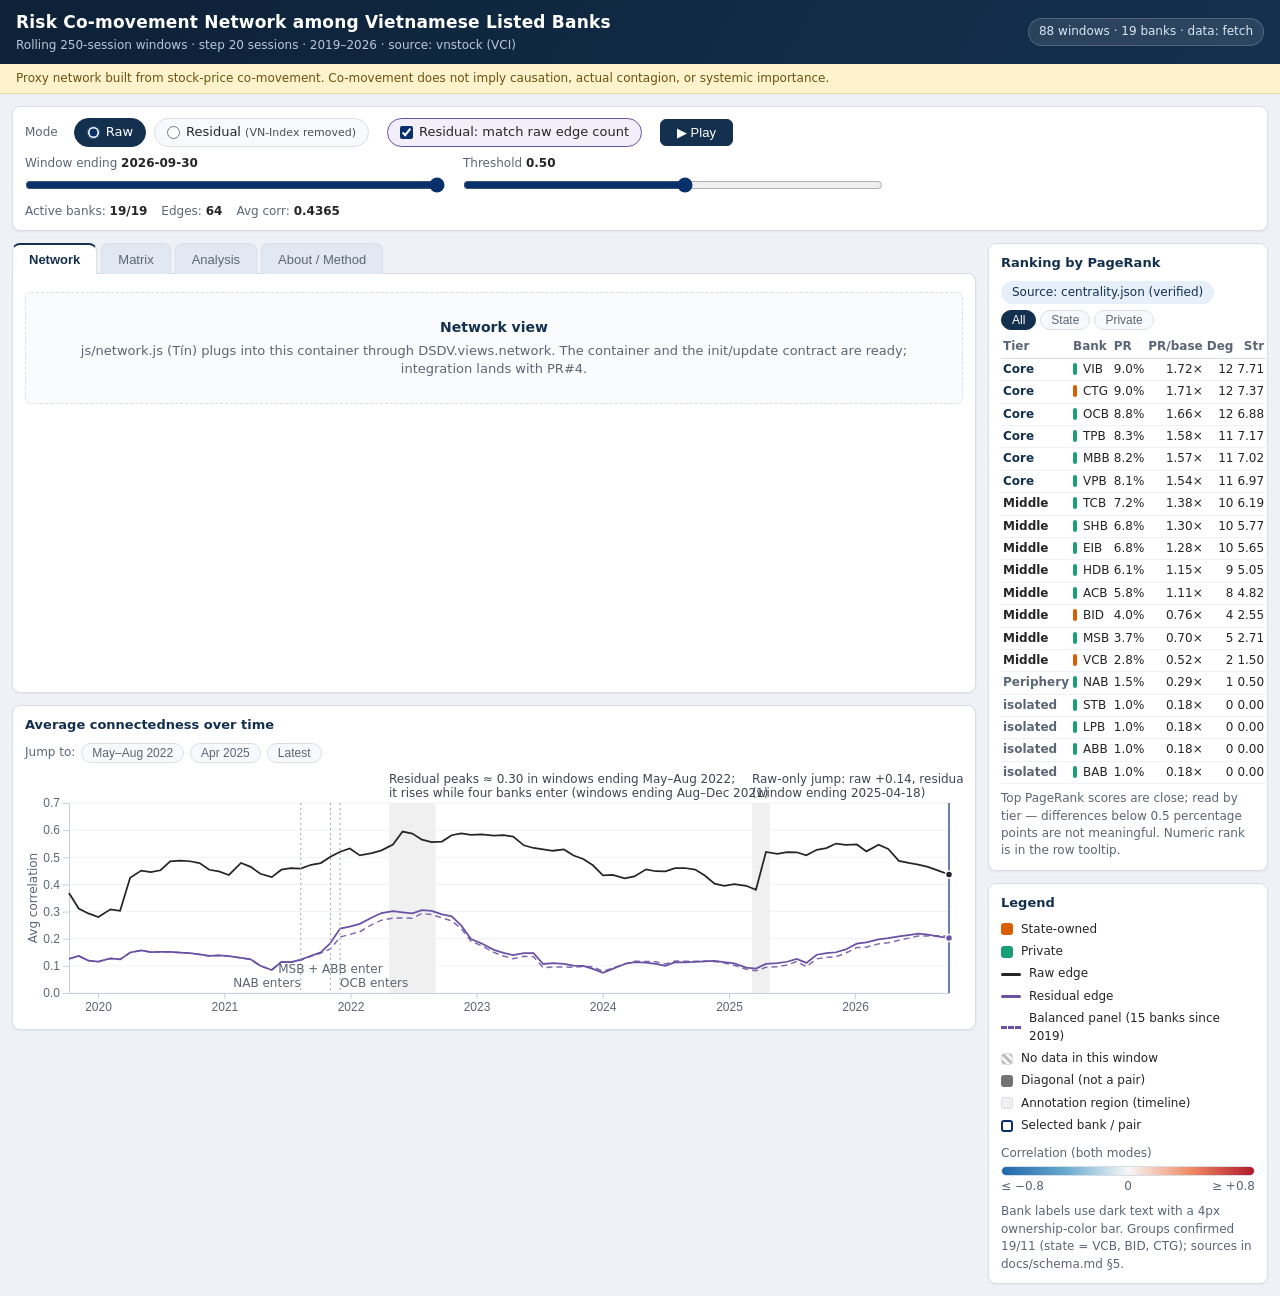
<file: index.html>
<!DOCTYPE html>
<html lang="en">
<head>
<meta charset="utf-8">
<meta name="viewport" content="width=device-width, initial-scale=1">
<title>Risk Co-movement Network — Vietnamese Listed Banks (2019–2026)</title>
<link rel="stylesheet" href="css/style.css">
</head>
<body>

<div class="top-fixed">
  <header class="app-header">
    <div class="head-text">
      <h1>Risk Co-movement Network among Vietnamese Listed Banks</h1>
      <p class="subtitle">Rolling 250-session windows · step 20 sessions · 2019–2026 · source: vnstock (VCI)</p>
    </div>
    <div class="head-status" id="data-status">Loading data…</div>
  </header>
  <div class="banner" role="note">
    Proxy network built from stock-price co-movement. Co-movement does not imply causation,
    actual contagion, or systemic importance.
  </div>
</div>

<section class="card control-bar" aria-label="Controls">
  <div class="ctl-row">
    <fieldset class="mode-group">
      <legend class="ctl-label">Mode</legend>
      <label class="radio-pill on"><input type="radio" name="mode" value="raw" checked><span>Raw</span></label>
      <label class="radio-pill"><input type="radio" name="mode" value="residual"><span>Residual <small>(VN-Index removed)</small></span></label>
    </fieldset>
    <label class="check-pill on" title="Residual threshold is matched to the raw edge count, never below 0.05">
      <input type="checkbox" id="match-edges" checked>
      <span>Residual: match raw edge count</span>
    </label>
    <button id="play-btn" class="btn-play" type="button" aria-pressed="false">&#9654; Play</button>
  </div>
  <div class="ctl-row">
    <div class="slider-block">
      <label for="window-slider">Window ending <b id="window-label">—</b></label>
      <input type="range" id="window-slider" min="0" max="87" step="1" value="87">
    </div>
    <div class="slider-block">
      <label for="threshold-slider">Threshold <b id="threshold-label">0.50</b></label>
      <input type="range" id="threshold-slider" min="0.05" max="0.90" step="0.01" value="0.50">
    </div>
  </div>
  <div class="ctl-row status-row" aria-live="polite">
    <span class="stat">Active banks: <b id="stat-active">—</b></span>
    <span class="stat">Edges: <b id="stat-edges">—</b></span>
    <span class="stat">Avg corr: <b id="stat-avg">—</b></span>
    <span class="stat" id="stat-residual-wrap" hidden>Residual threshold: <b id="stat-residual-t">—</b></span>
    <span id="floor-badge" class="badge badge-warn" hidden></span>
  </div>
</section>

<main class="layout">
  <div class="col-left">
    <nav class="tabs" role="tablist" aria-label="Views">
      <button role="tab" id="tabbtn-network" data-tab="network" aria-selected="true" aria-controls="tab-network" class="on">Network</button>
      <button role="tab" id="tabbtn-matrix" data-tab="matrix" aria-selected="false" aria-controls="tab-matrix">Matrix</button>
      <button role="tab" id="tabbtn-analysis" data-tab="analysis" aria-selected="false" aria-controls="tab-analysis">Analysis</button>
      <button role="tab" id="tabbtn-about" data-tab="about" aria-selected="false" aria-controls="tab-about">About / Method</button>
    </nav>

    <section id="tab-network" class="card view-panel" role="tabpanel" aria-labelledby="tabbtn-network">
      <div id="view-network" class="view-host"></div>
    </section>

    <section id="tab-matrix" class="card view-panel" role="tabpanel" aria-labelledby="tabbtn-matrix" hidden>
      <div id="view-matrix" class="view-host"></div>
    </section>

    <section id="tab-analysis" class="card view-panel" role="tabpanel" aria-labelledby="tabbtn-analysis" hidden>
      <div id="view-analysis" class="view-host"></div>
    </section>

    <section id="tab-about" class="card view-panel about-panel" role="tabpanel" aria-labelledby="tabbtn-about" hidden>
      <span class="badge badge-info">Draft — final wording after internal evaluation (30/11)</span>
      <h3>Method</h3>
      <p>Daily log returns of 19 listed Vietnamese banks (source: vnstock, VCI community edition).
      Rolling windows of 250 trading sessions, step 20 sessions: 88 windows ending 2019-10-09
      through 2026-09-30. A pairwise correlation matrix is computed for each window.</p>
      <p><b>Raw</b> mode correlates returns directly. <b>Residual</b> mode regresses each bank's
      return on the VN-Index within the window and correlates the residuals, removing the
      market-wide component.</p>
      <p>Two banks are linked when their correlation is at or above the threshold. In residual
      mode the threshold is by default chosen so the residual network has the same number of
      edges as the raw network in the same window. This matched threshold is never allowed
      below 0.05: a lower (possibly negative) threshold would treat opposite-direction
      co-movement as a link and give PageRank negative weights.</p>
      <p>PageRank (damping 0.85, edge weights = correlations) is computed on the banks that have
      data in the window only. Banks without edges share their probability mass equally among
      active banks. Banks without data in a window are shown as N/A, never as zero.</p>

      <h3>How to read this app</h3>
      <ul>
        <li>Every point on the timeline is a 250-session window <b>ending</b> at that date;
        labels therefore read “window ending …”.</li>
        <li>Raw and residual share one diverging color scale [−0.8, 0, +0.8], so switching
        modes shows how much connectedness remains once the market-wide component is removed.</li>
        <li>Striped cells mean “no data in this window”. The diagonal is not a bank pair.</li>
        <li>Selecting a bank highlights the same bank across Network, Matrix, Ranking and Timeline.</li>
        <li>The balanced-panel line (dashed) on the timeline uses only the 15 banks present
        since 2019, so changes in sample composition are not mistaken for changes in co-movement.</li>
      </ul>

      <h3>Ranking tiers</h3>
      <p>The baseline is 1/N<sub>active</sub> (all active banks equal). A bank is
      <b>Core</b> when PageRank ≥ 1.5 × baseline, <b>Periphery</b> when PageRank ≤ 0.5 × baseline,
      and <b>Middle</b> otherwise; a bank with no edges is labeled <b>isolated</b>. Top PageRank
      scores are close: read the ranking by tier — differences below 0.5 percentage points are
      not meaningful. Numeric ranks appear only in tooltips. Tier stability across thresholds
      is checked in Analysis (Q4). This is a display convention, not a statistical test.</p>

      <h3>Data and missing values</h3>
      <p>15 banks have data from the first window. NAB joins in the window ending 2021-08-10,
      MSB and ABB in the window ending 2021-11-04, and OCB in the window ending 2021-12-02.
      Average residual connectedness rises while these banks enter (windows ending 2021-08
      to 2021-12) and peaks in windows ending May–Aug 2022, when all 19 banks are present.
      The timeline also shows the balanced 15-bank panel so that changes in sample
      composition are not mistaken for changes in co-movement. SSB is excluded
      (short series).</p>

      <h3>Limits</h3>
      <ul>
        <li>Proxy network built from stock prices only — no bilateral lending or exposure data.</li>
        <li>Co-movement is a descriptive proxy only; the banner above states what it does not imply.</li>
        <li>Centrality is not systemic importance: VCB and BID are large banks but sit in the
        Periphery/Middle tiers at default settings.</li>
        <li>Ownership-group comparisons (Q3) describe groups only; bank size is outside the
        project scope.</li>
        <li>The state–state group contains only 3 pairs; treat its average as indicative.</li>
      </ul>
    </section>

    <section class="card timeline-card">
      <h2>Average connectedness over time</h2>
      <div id="view-timeline" class="view-host"></div>
    </section>
  </div>

  <aside class="col-right">
    <section class="card">
      <h2>Ranking by PageRank</h2>
      <div id="ranking-badge" class="badge badge-info"></div>
      <div id="view-ranking" class="view-host"></div>
    </section>

    <section class="card legend-card">
      <h2>Legend</h2>
      <div class="legend-item"><span class="swatch" style="background:#d95f02"></span>State-owned</div>
      <div class="legend-item"><span class="swatch" style="background:#1b9e77"></span>Private</div>
      <div class="legend-item"><span class="line-swatch" style="background:#252525"></span>Raw edge</div>
      <div class="legend-item"><span class="line-swatch" style="background:#6a51a3"></span>Residual edge</div>
      <div class="legend-item"><span class="line-swatch dashed" style="background:#6a51a3"></span>Balanced panel (15 banks since 2019)</div>
      <div class="legend-item"><span class="swatch swatch-null"></span>No data in this window</div>
      <div class="legend-item"><span class="swatch" style="background:#737373"></span>Diagonal (not a pair)</div>
      <div class="legend-item"><span class="swatch swatch-region"></span>Annotation region (timeline)</div>
      <div class="legend-item"><span class="swatch swatch-select"></span>Selected bank / pair</div>
      <div class="legend-scale">
        <div class="legend-scale-title">Correlation (both modes)</div>
        <div class="scale-bar"></div>
        <div class="scale-labels"><span>≤ −0.8</span><span>0</span><span>≥ +0.8</span></div>
      </div>
      <p class="muted legend-note">Bank labels use dark text with a 4px ownership-color bar.
      Groups confirmed 19/11 (state = VCB, BID, CTG); sources in docs/schema.md §5.</p>
    </section>
  </aside>
</main>

<div id="tooltip" role="tooltip"></div>

<script src="js/vendor/d3.v7.min.js"></script>
<script src="js/data_bundle.js"></script>
<script src="js/state.js"></script>
<script src="js/data.js"></script>
<script src="js/ui.js"></script>
<script src="js/table.js"></script>
<script src="js/timeline.js"></script>
<script src="js/matrix.js"></script>
<!-- View scripts (network.js by Tín; analysis.js by Đạt)
     are inserted here in their integration PRs, before main.js. -->
<script src="js/main.js"></script>
</body>
</html>
</file>
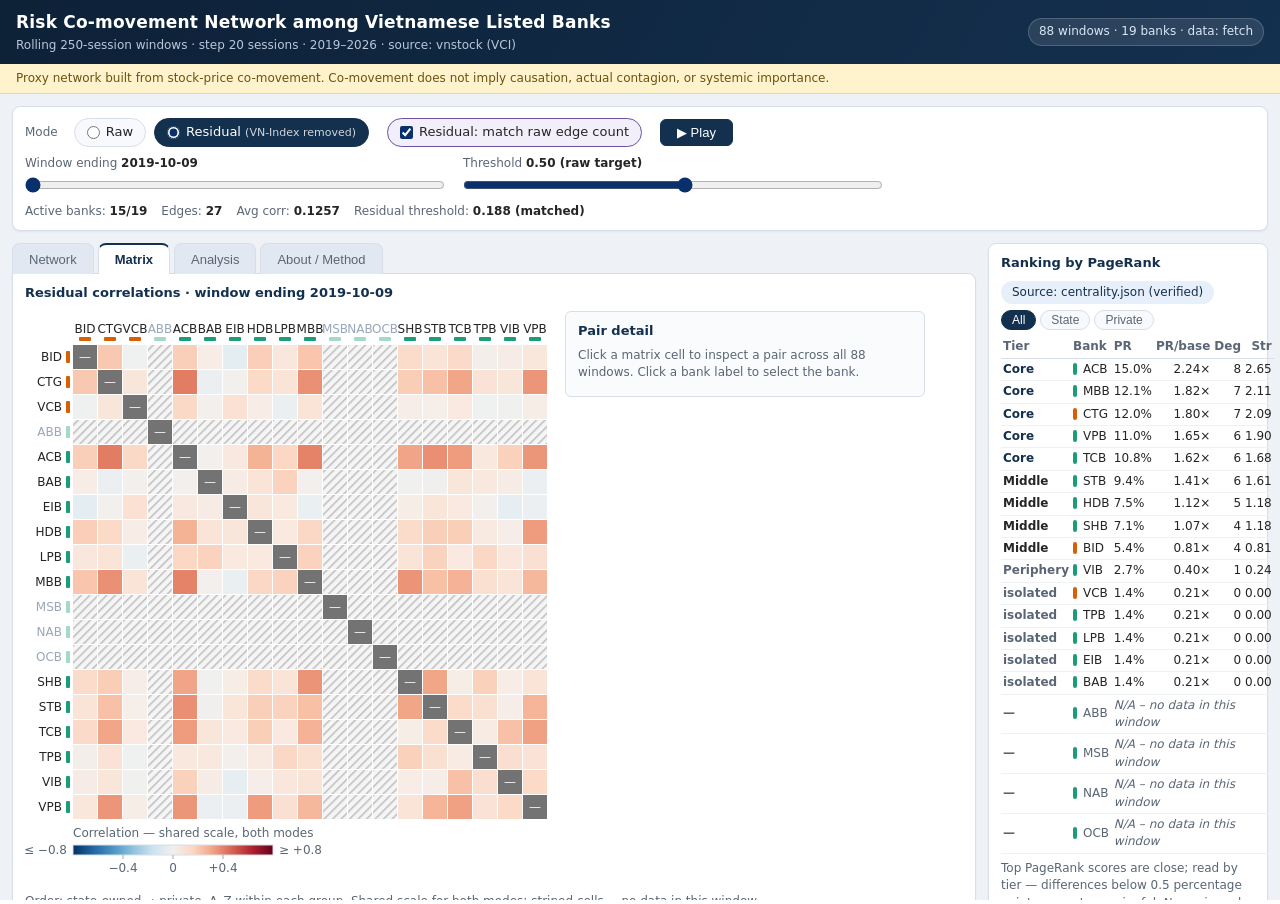
<file: src/layout_probe.html>
<!DOCTYPE html>
<html>
<head>
<meta charset="utf-8">
<title>pending</title>
<style>html,body{margin:0;height:100%;overflow:hidden}iframe{border:0;width:100%;height:100%}</style>
</head>
<body>
<iframe id="f" src="../index.html"></iframe>
<script>
// Layout regression probe for src/test_layout.py: window 0 + residual exercises
// the null-row colspan, the narrow-sidebar table fit and the checked-pill class.
const f = document.getElementById('f');
const timer = setInterval(() => {
  const doc = f.contentDocument;
  const w = f.contentWindow;
  if (!doc || !doc.querySelector('.mx-cell') || !doc.querySelector('.tl-overlay')) return;
  clearInterval(timer);
  w.DSDV.state.set({ windowIndex: 0, mode: 'residual', activeTab: 'matrix' }, 'probe');
  setTimeout(() => {
    const tbl = doc.querySelector('.ranking-table');
    const pill = [...doc.querySelectorAll('.radio-pill')].find(p => p.querySelector('input').checked);
    document.title = JSON.stringify({
      scrollW: doc.documentElement.scrollWidth,
      clientW: doc.documentElement.clientWidth,
      tableScrollW: tbl.scrollWidth,
      tableHostW: tbl.parentElement.clientWidth,
      nullColspan: doc.querySelector('.ranking-table tr.inactive .rk-pr').getAttribute('colspan'),
      stripes: [...doc.querySelectorAll('.mx-cell')].filter(r => r.getAttribute('fill') === 'url(#mx-null)').length,
      pillOn: pill.classList.contains('on'),
      pillBg: getComputedStyle(pill).backgroundColor
    });
  }, 300);
}, 50);
</script>
</body>
</html>
</file>
<file: css/style.css>
/* DSDV — semantic palette per plan v3 D4. Do not reuse group hues for other meanings. */
:root {
  --ink: #252525;
  --muted: #5a6675;
  --bg: #eef1f6;
  --surface: #ffffff;
  --border: #d8dee8;
  --navy: #14304f;
  --navy-deep: #0d2137;
  --state: #d95f02;
  --private: #1b9e77;
  --raw: #252525;
  --residual: #6a51a3;
  --select: #08306b;
  --warn-bg: #fff3cd;
  --warn-border: #e6d9a2;
  --warn-ink: #6b5310;
  --info-bg: #e7f0fa;
  --info-ink: #14304f;
  --null-a: #bdbdbd;
  --null-b: #f5f5f5;
}

* { box-sizing: border-box; }

[hidden] { display: none !important; }

html { scrollbar-color: #9aa7ba var(--bg); scrollbar-width: thin; }
::-webkit-scrollbar { width: 10px; height: 10px; }
::-webkit-scrollbar-track { background: var(--bg); }
::-webkit-scrollbar-thumb { background: #9aa7ba; border-radius: 5px; border: 2px solid var(--bg); }
::-webkit-scrollbar-thumb:hover { background: var(--navy); }

body {
  margin: 0;
  font: 14px/1.45 system-ui, "Segoe UI", Roboto, sans-serif;
  background: var(--bg);
  color: var(--ink);
}

/* Header + banner stay visible while scrolling (DoD-6) */
.top-fixed { position: sticky; top: 0; z-index: 50; }

.app-header {
  display: flex; align-items: center; justify-content: space-between; gap: 16px;
  padding: 10px 16px;
  background: linear-gradient(120deg, var(--navy-deep), var(--navy));
  color: #fff;
}
.app-header h1 { margin: 0; font-size: 17px; font-weight: 650; letter-spacing: 0.2px; }
.subtitle { margin: 2px 0 0; font-size: 12px; color: #b9c7d8; }
.head-status {
  flex: none; font-size: 12px; color: #dce6f2;
  background: rgba(255, 255, 255, 0.10);
  border: 1px solid rgba(255, 255, 255, 0.18);
  padding: 4px 10px; border-radius: 999px;
}
.head-status.error { background: #7a1f1f; border-color: #a33; color: #ffe3e3; }

.banner {
  background: var(--warn-bg);
  border-bottom: 1px solid var(--warn-border);
  color: var(--warn-ink);
  padding: 6px 16px;
  font-size: 12px;
}

.card {
  background: var(--surface);
  border: 1px solid var(--border);
  border-radius: 8px;
  padding: 10px 12px;
  box-shadow: 0 1px 2px rgba(13, 33, 55, 0.05);
}

/* Control bar */
.control-bar { margin: 12px 12px 0; display: flex; flex-direction: column; gap: 8px; }
.ctl-row { display: flex; align-items: center; gap: 18px; flex-wrap: wrap; }
.ctl-label { font-size: 12px; color: var(--muted); padding: 0; }

.mode-group { border: 0; margin: 0; padding: 0; display: flex; align-items: center; gap: 8px; }
.mode-group legend { float: left; margin-right: 8px; line-height: 30px; }

.radio-pill, .check-pill {
  display: inline-flex; align-items: center; gap: 6px;
  border: 1px solid var(--border); border-radius: 999px;
  padding: 4px 12px; font-size: 13px; cursor: pointer; user-select: none;
  background: #f7f9fc;
}
.radio-pill:hover, .check-pill:hover { border-color: var(--navy); }
.radio-pill.on {
  background: var(--navy); border-color: var(--navy); color: #fff;
}
.radio-pill small { font-size: 11px; opacity: 0.8; }
.radio-pill input, .check-pill input { accent-color: var(--select); margin: 0; }
.check-pill.on { border-color: var(--residual); background: #f3effa; }

.btn-play {
  border: 1px solid var(--navy); background: var(--navy); color: #fff;
  border-radius: 6px; padding: 5px 16px; font-size: 13px; cursor: pointer;
}
.btn-play:hover { background: var(--navy-deep); }
.btn-play[aria-pressed="true"] { background: var(--residual); border-color: var(--residual); }

.slider-block { display: flex; flex-direction: column; gap: 2px; min-width: 260px; flex: 1; max-width: 420px; }
.slider-block label { font-size: 12px; color: var(--muted); }
.slider-block label b { color: var(--ink); font-variant-numeric: tabular-nums; }
input[type="range"] { width: 100%; accent-color: var(--select); cursor: pointer; margin: 2px 0; }

.status-row { font-size: 12px; color: var(--muted); gap: 14px; }
.stat b { color: var(--ink); font-variant-numeric: tabular-nums; }

.badge {
  display: inline-block; font-size: 12px; border-radius: 999px;
  padding: 2px 10px; border: 1px solid transparent;
}
.badge-warn { background: var(--warn-bg); border-color: var(--warn-border); color: var(--warn-ink); }
.badge-info { background: var(--info-bg); color: var(--info-ink); }

/* Layout: left = tabs + views + timeline, right = ranking + legend */
.layout {
  display: grid;
  grid-template-columns: minmax(0, 1fr) 300px;
  gap: 12px;
  padding: 12px;
  align-items: start;
}
.col-left { min-width: 0; }
.col-right { display: flex; flex-direction: column; gap: 12px; position: sticky; top: 96px; }

.tabs { display: flex; gap: 4px; margin-bottom: -1px; position: relative; z-index: 1; }
.tabs button {
  padding: 7px 16px; font-size: 13px; cursor: pointer;
  border: 1px solid var(--border); border-bottom: none;
  border-radius: 8px 8px 0 0; background: #e2e8f1; color: var(--muted);
}
.tabs button:hover { background: #eef2f8; color: var(--ink); }
.tabs button.on { background: var(--surface); color: var(--navy); font-weight: 650; border-top: 2px solid var(--navy); }
.tabs button:focus-visible, .btn-play:focus-visible, input:focus-visible {
  outline: 2px solid var(--select); outline-offset: 1px;
}

.view-panel { border-top-left-radius: 0; min-height: 420px; }
.view-host { width: 100%; }
.view-host svg { display: block; width: 100%; }

.view-pending {
  border: 1px dashed var(--border); border-radius: 6px;
  padding: 24px 18px; margin: 8px 0;
  color: var(--muted); font-size: 13px; text-align: center; background: #fafbfd;
}
.view-pending b { color: var(--navy); display: block; margin-bottom: 4px; font-size: 14px; }

.timeline-card { margin-top: 12px; }
.timeline-card h2, .col-right h2 { margin: 0 0 8px; font-size: 13px; color: var(--navy); }

/* About */
.about-panel { font-size: 13px; line-height: 1.55; }
.about-panel h3 { margin: 14px 0 4px; font-size: 13px; color: var(--navy); }
.about-panel h3:first-of-type { margin-top: 10px; }
.about-panel p { margin: 4px 0; }
.about-panel ul { margin: 4px 0; padding-left: 20px; }
.about-panel li { margin: 2px 0; }

/* Legend */
.legend-card { font-size: 12px; }
.legend-item { display: flex; align-items: center; gap: 8px; margin: 5px 0; }
.swatch { width: 12px; height: 12px; border-radius: 3px; flex: none; }
.swatch-null {
  background: repeating-linear-gradient(45deg, var(--null-a) 0 3px, var(--null-b) 3px 6px);
  border: 1px solid var(--border);
}
.swatch-select { background: #fff; border: 2px solid var(--select); }
.line-swatch { width: 20px; height: 3px; border-radius: 2px; flex: none; }
.line-swatch.dashed {
  height: 0; border-top: 3px dashed var(--residual); background: none !important; border-radius: 0;
}
.muted { color: var(--muted); }
.legend-note { margin: 8px 0 0; font-size: 12px; }

.legend-scale { margin-top: 10px; }
.legend-scale-title { font-size: 12px; color: var(--muted); margin-bottom: 4px; }
.scale-bar {
  height: 10px; border-radius: 5px; border: 1px solid var(--border);
  /* Reversed RdBu (D3): negative = blue at left, positive = red at right */
  background: linear-gradient(to right, #2166ac, #67a9cf, #f7f7f7, #ef8a62, #b2182b);
}
.scale-labels { display: flex; justify-content: space-between; font-size: 12px; color: var(--muted); margin-top: 2px; }

#ranking-badge { margin-bottom: 6px; }

/* Ranking table (M4 + S5) */
.ranking-filter { display: flex; gap: 4px; margin-bottom: 6px; }
.ranking-filter button {
  font-size: 12px; padding: 2px 10px; cursor: pointer;
  border: 1px solid var(--border); border-radius: 999px;
  background: #f7f9fc; color: var(--muted);
}
.ranking-filter button[aria-pressed="true"] { background: var(--navy); border-color: var(--navy); color: #fff; }
.ranking-table { width: 100%; border-collapse: collapse; font-size: 12px; }
.ranking-table th {
  text-align: left; font-size: 12px; font-weight: 600; color: var(--muted);
  border-bottom: 1px solid var(--border); padding: 2px 2px;
}
.ranking-table th:nth-child(n+4) { text-align: right; }
.ranking-table td { padding: 2px 2px; border-bottom: 1px solid #eef1f6; vertical-align: middle; }
.ranking-table tr { cursor: pointer; }
.ranking-table tr.inactive { cursor: default; color: var(--muted); }
.ranking-table tr.selected, .ranking-table tr:focus-visible { outline: 2px solid var(--select); outline-offset: -2px; }
.ranking-table tr.dimmed { opacity: 0.45; }
.group-bar { display: inline-block; width: 4px; height: 12px; border-radius: 2px; margin-right: 6px; vertical-align: -2px; }
.rk-bank, .rk-pr { white-space: nowrap; }
.rk-tier { font-weight: 600; }
.rk-tier[data-tier="Core"] { color: var(--navy); }
.rk-tier[data-tier="Periphery"], .rk-tier[data-tier="isolated"] { color: var(--muted); }
.pr-bar {
  display: inline-block; width: 34px; height: 6px; margin-right: 4px;
  background: #e6ebf2; border-radius: 3px; overflow: hidden; vertical-align: middle;
}
.pr-bar span { display: block; height: 100%; background: var(--navy); }
.pr-val, .rk-ratio, .rk-deg, .rk-str { font-variant-numeric: tabular-nums; }
.rk-ratio, .rk-deg, .rk-str { text-align: right; }
.na { font-size: 12px; color: var(--muted); font-style: italic; white-space: normal; }
.ranking-note { font-size: 12px; color: var(--muted); margin: 6px 0 0; }

/* Timeline (M5 + S3) */
.tl-jumps { display: flex; align-items: center; gap: 6px; margin-bottom: 6px; font-size: 12px; }
.tl-jumps button {
  font-size: 12px; padding: 2px 10px; cursor: pointer;
  border: 1px solid var(--border); border-radius: 999px;
  background: #f7f9fc; color: var(--muted);
}
.tl-jumps button:hover { border-color: var(--navy); color: var(--ink); }
.tl-chart svg { display: block; }
.tl-line { fill: none; stroke-width: 1.75; }
.tl-balanced { stroke-dasharray: 6 4; stroke-width: 1.5; opacity: 0.85; }
.tl-bank { stroke-width: 1.25; opacity: 0.6; }
.tl-bank-label { font-size: 12px; font-weight: 650; }
.tl-grid line { stroke: #eef1f6; }
.tl-axis text { font-size: 12px; fill: var(--muted); }
.tl-axis path, .tl-axis line { stroke: #c6cfdb; }
.tl-axis-title { font-size: 12px; fill: var(--muted); }
.tl-annotation { font-size: 12px; fill: #3d4653; }
.tl-entry-line { stroke: #9aa7ba; stroke-dasharray: 2 3; }
.tl-entry-label { font-size: 12px; fill: var(--muted); }
.tl-marker { stroke: var(--select); stroke-width: 1.5; opacity: 0.8; }
.tl-dot { stroke: #fff; stroke-width: 1.5; }
.tl-overlay { fill: transparent; cursor: crosshair; touch-action: none; }
.swatch-region { background: rgba(0, 0, 0, 0.06); border: 1px solid var(--border); }

/* Matrix (M6 + S1) */
.matrix-title { font-size: 13px; font-weight: 650; color: var(--navy); margin-bottom: 8px; }
.matrix-wrap { display: flex; gap: 16px; align-items: flex-start; flex-wrap: wrap; }
.matrix-chart { flex: none; }
.matrix-chart svg { display: block; }
.mx-cell { cursor: pointer; }
.mx-cell.mx-diag { cursor: default; }
.mx-diag-mark { font-size: 12px; fill: #f5f5f5; pointer-events: none; }
.mx-row-label text, .mx-col-label text { font-size: 12px; fill: var(--ink); cursor: pointer; }
.mx-row-label.inactive text, .mx-col-label.inactive text { fill: #9aa7ba; cursor: default; }
.mx-row-label.inactive rect, .mx-col-label.inactive rect { opacity: 0.4; }
.mx-outlines rect { fill: none; stroke: var(--select); stroke-width: 2; pointer-events: none; }
.mx-cbar-title { font-size: 12px; fill: var(--muted); }
.mx-cbar-end, .mx-cbar-tick { font-size: 12px; fill: var(--muted); }
.matrix-note { font-size: 12px; color: var(--muted); margin: 8px 0 0; }

.pair-panel {
  flex: 1; min-width: 280px; max-width: 360px;
  border: 1px solid var(--border); border-radius: 6px;
  padding: 10px 12px; background: #fafbfd;
}
.pair-panel h3 { margin: 0 0 6px; font-size: 13px; color: var(--navy); }
.pair-empty { font-size: 12px; color: var(--muted); margin: 4px 0; }
.pair-title { display: flex; flex-direction: column; gap: 2px; margin-bottom: 6px; }
.pair-names { font-size: 14px; font-weight: 650; }
.pair-window { font-size: 12px; }
.pair-table { width: 100%; border-collapse: collapse; font-size: 12px; }
.pair-table td { padding: 2px 4px; border-bottom: 1px solid #eef1f6; }
.pair-table td:last-child { text-align: right; font-variant-numeric: tabular-nums; font-weight: 600; }
.pair-edge { font-size: 12px; margin: 6px 0; }
.pair-edge b { color: var(--navy); }
.pair-spark { display: block; cursor: crosshair; }
.sp-line { fill: none; stroke-width: 1.25; }
.sp-zero { stroke: #c6cfdb; stroke-dasharray: 3 3; }
.sp-tick { font-size: 12px; fill: var(--muted); }
.sp-marker { stroke: var(--select); stroke-width: 1; opacity: 0.7; }
.sp-dot { stroke: #fff; stroke-width: 1; }
.sp-overlay { fill: transparent; }
.pair-hint { font-size: 12px; color: var(--muted); margin: 4px 0 0; }

/* Tooltip shared by all views */
#tooltip {
  position: fixed; display: none; pointer-events: none; z-index: 100;
  background: rgba(13, 33, 55, 0.92); color: #fff;
  padding: 5px 9px; border-radius: 5px; font-size: 12px; max-width: 280px;
}

/* Projector / small laptop widths (DoD-7): keep two columns, no horizontal scroll */
@media (max-width: 1360px) {
  .layout { grid-template-columns: minmax(0, 1fr) 280px; }
  .slider-block { min-width: 220px; }
  /* PR bar duplicates the PR number; drop it so the table fits the 280px column */
  .pr-bar { display: none; }
}
</file>
